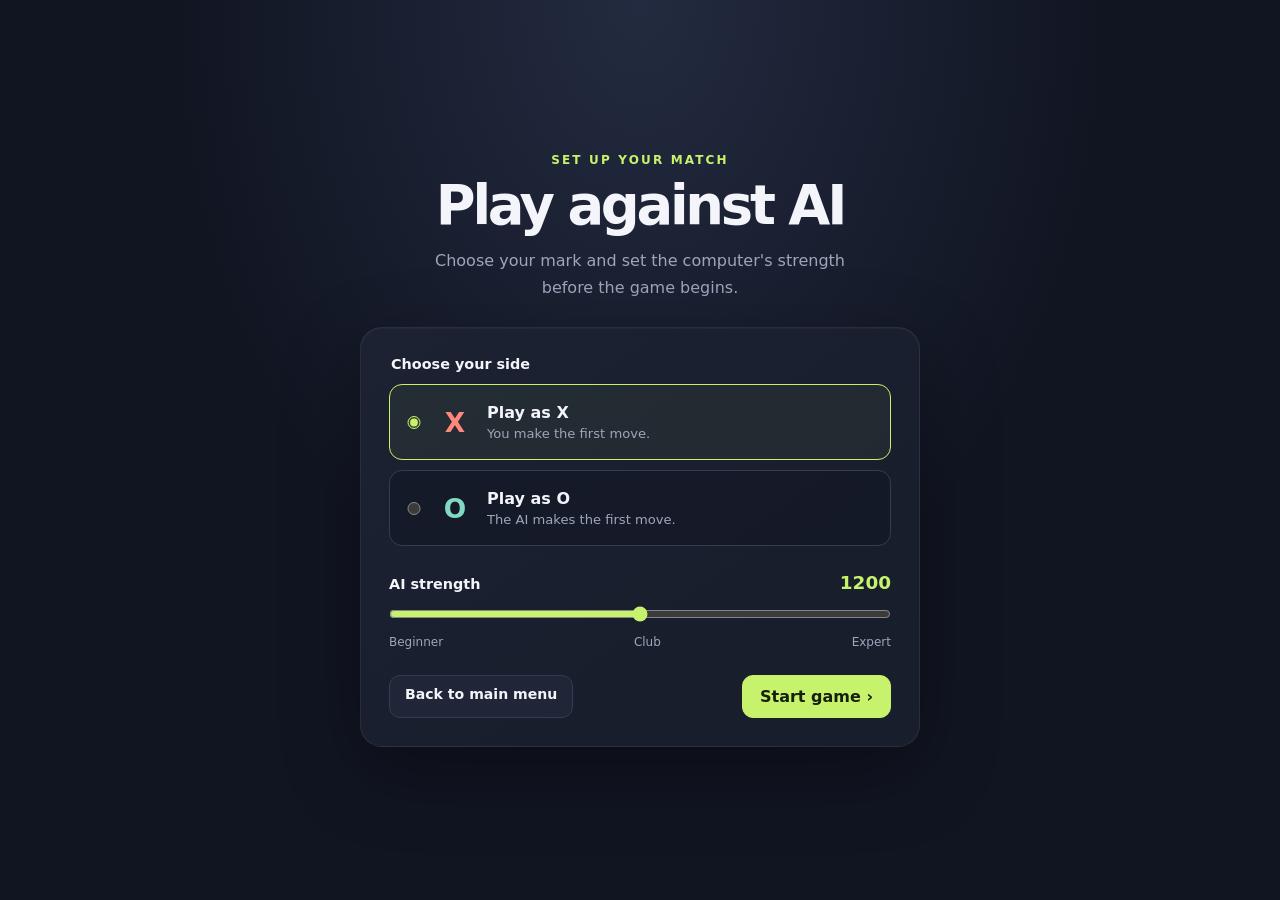
<file: aiSetup.html>
<!DOCTYPE html>
<html lang="en">
<head>
  <meta charset="UTF-8">
  <meta name="viewport" content="width=device-width, initial-scale=1.0">
  <meta name="theme-color" content="#111522">
  <title>AI Match Setup | Ultimate Tic-Tac-Toe</title>
  <link rel="stylesheet" href="menu.css">
  <link rel="stylesheet" href="aiSetup.css">
</head>
<body>
  <main class="setup">
    <header>
      <p class="eyebrow">Set up your match</p>
      <h1>Play against AI</h1>
      <p class="intro">Choose your mark and set the computer's strength before the game begins.</p>
    </header>

    <form id="match-setup" class="setup-card">
      <fieldset class="side-picker">
        <legend>Choose your side</legend>
        <label class="side-option">
          <input type="radio" name="player" value="X" checked>
          <span class="side-mark x-mark">X</span>
          <span class="side-copy">
            <span class="side-title">Play as X</span>
            <span class="side-description">You make the first move.</span>
          </span>
        </label>
        <label class="side-option">
          <input type="radio" name="player" value="O">
          <span class="side-mark o-mark">O</span>
          <span class="side-copy">
            <span class="side-title">Play as O</span>
            <span class="side-description">The AI makes the first move.</span>
          </span>
        </label>
      </fieldset>

      <div class="strength-picker">
        <div class="strength-heading">
          <label for="strength">AI strength</label>
          <output id="strength-value" for="strength">1200</output>
        </div>
        <input id="strength" type="range" min="400" max="2000" step="100" value="1200">
        <div class="strength-scale" aria-hidden="true">
          <span>Beginner</span>
          <span>Club</span>
          <span>Expert</span>
        </div>
      </div>

      <div class="setup-actions">
        <a class="home-link" href="mainMenu.html">Back to main menu</a>
        <button class="start-button" type="submit">Start game <span aria-hidden="true">›</span></button>
      </div>
    </form>
  </main>
  <script src="aiSetup.js" defer></script>
</body>
</html>
</file>
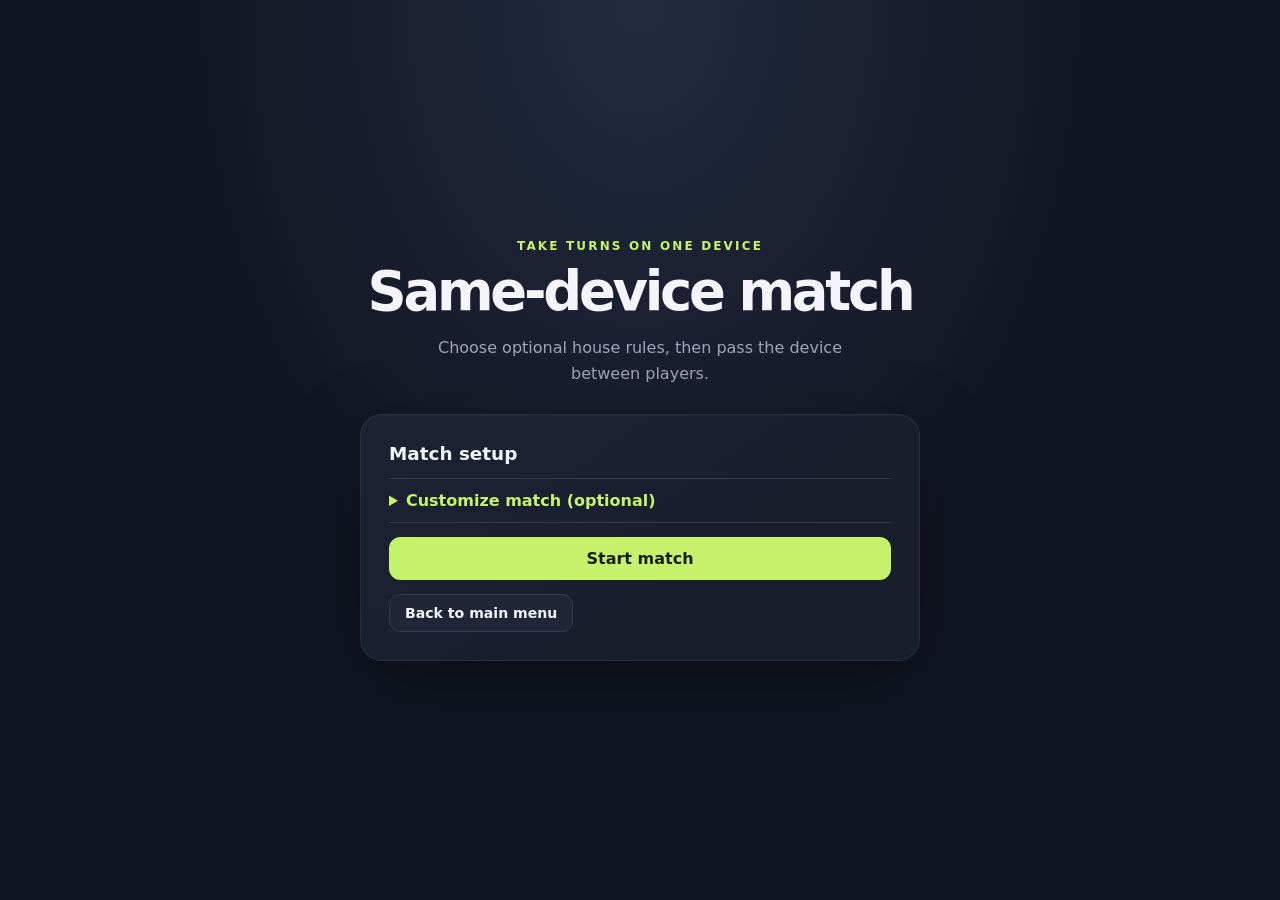
<file: localSetup.html>
<!DOCTYPE html>
<html lang="en">
<head>
  <meta charset="UTF-8">
  <meta name="viewport" content="width=device-width, initial-scale=1.0">
  <meta name="theme-color" content="#111522">
  <title>Same-device play | Ultimate Tic-Tac-Toe</title>
  <link rel="stylesheet" href="menu.css">
  <link rel="stylesheet" href="onlineSetup.css">
</head>
<body>
  <main class="online-setup">
    <header>
      <p class="eyebrow">Take turns on one device</p>
      <h1>Same-device match</h1>
      <p class="intro">Choose optional house rules, then pass the device between players.</p>
    </header>

    <section class="online-card" aria-labelledby="local-match-heading">
      <h2 id="local-match-heading">Match setup</h2>
      <details class="online-custom-settings">
        <summary>Customize match (optional)</summary>
        <label class="custom-rule-picker" for="local-routing">
          Board routing
          <select id="local-routing">
            <option value="normal">Classic: your square sends the next player</option>
            <option value="mirror">Mirrored: send them to the opposite square</option>
            <option value="free">Free choice: either player may pick any open board</option>
            <option value="center">Center: send them to the center board when it is open</option>
            <option value="random">Random: the game picks an open board for the next player</option>
            <option value="same_row">Same row: choose any open board in that row</option>
            <option value="same_column">Same column: choose any open board in that column</option>
            <option value="clockwise">Clockwise: send them to the next open outer board</option>
          </select>
        </label>

        <label class="custom-rule-picker" for="first-player">
          First turn
          <select id="first-player">
            <option value="X">Player 1 (X)</option>
            <option value="O">Player 2 (O)</option>
          </select>
        </label>

        <label class="custom-rule-picker" for="start-board">
          Starting board
          <select id="start-board">
            <option value="-1">Any open board</option>
            <option value="0">Top-left</option>
            <option value="1">Top-middle</option>
            <option value="2">Top-right</option>
            <option value="3">Middle-left</option>
            <option value="4">Center</option>
            <option value="5">Middle-right</option>
            <option value="6">Bottom-left</option>
            <option value="7">Bottom-middle</option>
            <option value="8">Bottom-right</option>
          </select>
        </label>

        <details class="online-custom-settings">
          <summary>Set up a custom board</summary>
          <p class="setup-help">Add X/O starting marks or unavailable squares. Click a square to cycle empty → X → O → unavailable.</p>
          <div id="starting-board" class="challenge-board" aria-label="Starting board editor"></div>
          <button id="clear-starting-board" class="clear-handicap" type="button">Clear starting board</button>
        </details>
      </details>

      <p id="local-error" class="online-error" role="alert" hidden></p>
      <button id="start-local-match" class="start-button" type="button">Start match</button>
      <a class="home-link" href="mainMenu.html">Back to main menu</a>
    </section>
  </main>
  <script src="localSetup.js" defer></script>
</body>
</html>
</file>
<file: menu.css>
:root {
      color-scheme: dark;
      --page: #111522;
      --panel: #191e2d;
      --panel-light: #202638;
      --line: #343c50;
      --text: #f4f5fb;
      --muted: #9da6ba;
      --accent: #c6f36b;
      --x: #ff887d;
      --o: #82d9c3;
    }

    * { box-sizing: border-box; }

    body {
      min-height: 100vh;
      margin: 0;
      padding: 32px 18px;
      display: grid;
      place-items: center;
      background:
        radial-gradient(ellipse at 50% 0%, #232b40 0%, transparent 52%),
        var(--page);
      color: var(--text);
      font-family: Inter, ui-sans-serif, system-ui, -apple-system, BlinkMacSystemFont, "Segoe UI", sans-serif;
    }

    .home {
      width: min(100%, 680px);
      display: grid;
      justify-items: center;
      gap: 30px;
    }

    header { text-align: center; }

    .eyebrow {
      margin: 0 0 12px;
      color: var(--accent);
      font-size: 0.75rem;
      font-weight: 800;
      letter-spacing: 0.18em;
      text-transform: uppercase;
    }

    h1 {
      margin: 0;
      font-size: clamp(2.4rem, 8vw, 4.5rem);
      letter-spacing: -0.065em;
      line-height: 0.98;
    }

    h1 span { color: var(--accent); }

    .intro {
      max-width: 430px;
      margin: 16px auto 0;
      color: var(--muted);
      font-size: 1rem;
      line-height: 1.65;
    }

    .menu {
      width: 100%;
      display: grid;
      gap: 12px;
    }

    .player-card {
      width: 100%;
      padding: 18px 20px;
      display: grid;
      gap: 10px;
      border: 1px solid #c6f36b40;
      border-radius: 17px;
      background: linear-gradient(120deg, #1c2232, var(--panel));
    }

    .player-summary { display: flex; align-items: center; justify-content: space-between; gap: 16px; }
    .player-kicker { margin: 0 0 4px; color: var(--muted); font-size: 0.72rem; font-weight: 750; letter-spacing: 0.1em; text-transform: uppercase; }
    .player-summary h2 { margin: 0; font-size: 1rem; }
    .player-summary output { color: var(--accent); font-size: 1.8rem; font-weight: 900; font-variant-numeric: tabular-nums; }
    .player-account-status, .player-record, .account-note { margin: 0; color: var(--muted); font-size: 0.8rem; line-height: 1.5; }
    .account-settings { border-top: 1px solid var(--line); padding-top: 10px; }
    .account-settings summary { cursor: pointer; font-size: 0.84rem; font-weight: 750; }
    .account-settings[open] summary { margin-bottom: 10px; }
    .account-settings form { margin-top: 12px; display: grid; gap: 7px; }
    .account-settings label { font-size: 0.78rem; font-weight: 700; }
    .account-settings input {
      width: 100%;
      padding: 9px 11px;
      border: 1px solid var(--line);
      border-radius: 9px;
      background: #111522;
      color: var(--text);
      font: inherit;
    }
    .account-settings input:focus-visible { outline: 3px solid var(--accent); outline-offset: 3px; }
    .account-actions { display: flex; flex-wrap: wrap; gap: 8px; margin-top: 9px; }
    .account-actions button {
      padding: 9px 11px;
      border: 1px solid var(--line);
      border-radius: 9px;
      background: var(--panel-light);
      color: var(--text);
      font: inherit;
      font-size: 0.78rem;
      font-weight: 700;
      cursor: pointer;
    }
    .account-actions button:hover { border-color: var(--accent); }
    .account-actions button:focus-visible { outline: 3px solid var(--accent); outline-offset: 3px; }
    .account-actions button:disabled { cursor: wait; opacity: 0.65; }
    .account-error { margin: 0; color: #ffb0a8; font-size: 0.82rem; line-height: 1.45; }
    .account-error[hidden] { display: none; }

    .mode {
      width: 100%;
      min-height: 94px;
      padding: 18px 20px;
      display: grid;
      grid-template-columns: 48px 1fr 24px;
      align-items: center;
      gap: 16px;
      border: 1px solid var(--line);
      border-radius: 17px;
      background: linear-gradient(120deg, #1c2232, var(--panel));
      color: var(--text);
      text-align: left;
      text-decoration: none;
      cursor: pointer;
      transition: border-color 150ms ease, transform 150ms ease, background 150ms ease;
    }

    .mode:hover:not(:disabled) {
      transform: translateY(-2px);
      border-color: var(--accent);
      background: linear-gradient(120deg, #242c3d, #1d2434);
    }

    .mode:focus-visible {
      outline: 3px solid var(--accent);
      outline-offset: 3px;
    }

    .icon {
      width: 46px;
      height: 46px;
      display: grid;
      place-items: center;
      border: 1px solid var(--line);
      border-radius: 13px;
      background: var(--panel-light);
      font-size: 1.35rem;
      font-weight: 850;
    }

    .icon.ai { color: var(--accent); }
    .icon.campaign { color: #ffd479; }
    .icon.online { color: var(--o); }
    .icon.local { color: var(--x); }

    .mode-copy { display: grid; gap: 5px; }
    .mode-title { font-size: 1.05rem; font-weight: 750; }
    .mode-description { color: var(--muted); font-size: 0.86rem; line-height: 1.4; }
    .arrow { color: var(--muted); font-size: 1.4rem; }

    .tip {
      margin: -12px 0 0;
      color: var(--muted);
      font-size: 0.85rem;
      text-align: center;
    }

    .home-link {
      display: inline-block;
      padding: 10px 15px;
      border: 1px solid var(--line);
      border-radius: 11px;
      background: var(--panel-light);
      color: var(--text);
      font-size: 0.88rem;
      font-weight: 700;
      text-decoration: none;
      transition: border-color 150ms ease, transform 150ms ease;
    }

    .home-link:hover { border-color: var(--accent); transform: translateY(-1px); }
    .home-link:focus-visible { outline: 3px solid var(--accent); outline-offset: 3px; }

    @media (max-width: 480px) {
      .home { gap: 24px; }
      .mode { min-height: 86px; padding: 14px; grid-template-columns: 42px 1fr 18px; gap: 12px; }
      .icon { width: 42px; height: 42px; }
      .mode-title { font-size: 0.98rem; }
      .mode-description { font-size: 0.8rem; }
    }

    @media (prefers-reduced-motion: reduce) {
      *, *::before, *::after { transition-duration: 0.01ms !important; }
    }
</file>
<file: aiSetup.css>
.setup {
  width: min(100%, 560px);
  display: grid;
  justify-items: center;
  gap: 26px;
}

.setup header { text-align: center; }

.setup h1 {
  margin: 0;
  font-size: clamp(2.2rem, 7vw, 3.4rem);
  letter-spacing: -0.06em;
}

.setup-card {
  width: 100%;
  padding: clamp(18px, 5vw, 28px);
  display: grid;
  gap: 26px;
  border: 1px solid #ffffff12;
  border-radius: 22px;
  background: linear-gradient(145deg, #1c2232, var(--panel) 70%);
  box-shadow: 0 24px 80px #0005, inset 0 1px #ffffff08;
}

.side-picker {
  min-width: 0;
  margin: 0;
  padding: 0;
  display: grid;
  gap: 10px;
  border: 0;
}

.side-picker legend, .strength-heading label {
  margin-bottom: 12px;
  color: var(--text);
  font-size: 0.9rem;
  font-weight: 750;
}

.side-option {
  min-height: 76px;
  padding: 12px 15px;
  display: grid;
  grid-template-columns: 18px 38px 1fr;
  align-items: center;
  gap: 13px;
  border: 1px solid var(--line);
  border-radius: 13px;
  background: #11152280;
  cursor: pointer;
  transition: border-color 150ms ease, background 150ms ease;
}

.side-option:has(input:checked) {
  border-color: var(--accent);
  background: #c6f36b0d;
}

.side-option input { margin: 0; accent-color: var(--accent); }
.side-option input:focus-visible { outline: 3px solid var(--accent); outline-offset: 3px; }

.side-mark {
  font-size: 1.65rem;
  font-weight: 900;
  text-align: center;
}

.x-mark { color: var(--x); }
.o-mark { color: var(--o); }
.side-copy { display: grid; gap: 4px; }
.side-title { font-weight: 750; }
.side-description { color: var(--muted); font-size: 0.82rem; }

.strength-picker { display: grid; gap: 9px; }

.strength-heading {
  display: flex;
  align-items: baseline;
  justify-content: space-between;
}

.strength-heading label { margin: 0; }
.strength-heading output { color: var(--accent); font-size: 1.15rem; font-weight: 850; }

.strength-picker input {
  width: 100%;
  margin: 4px 0;
  accent-color: var(--accent);
  cursor: pointer;
}

.strength-picker input:focus-visible { outline: 3px solid var(--accent); outline-offset: 4px; }

.strength-scale {
  display: flex;
  justify-content: space-between;
  color: var(--muted);
  font-size: 0.75rem;
}

.strength-picker p {
  margin: 0;
  color: var(--muted);
  font-size: 0.76rem;
  line-height: 1.5;
}

.setup-actions {
  display: flex;
  flex-wrap: wrap;
  justify-content: space-between;
  gap: 10px;
}

.start-button {
  padding: 11px 17px;
  border: 1px solid var(--accent);
  border-radius: 11px;
  background: var(--accent);
  color: #17200c;
  font: inherit;
  font-weight: 800;
  cursor: pointer;
  transition: transform 150ms ease, filter 150ms ease;
}

.start-button:hover { transform: translateY(-1px); filter: brightness(1.05); }
.start-button:focus-visible { outline: 3px solid var(--accent); outline-offset: 4px; }

@media (max-width: 420px) {
  .setup { gap: 20px; }
  .setup-card { gap: 21px; border-radius: 18px; }
  .setup-actions { display: grid; grid-template-columns: 1fr; }
  .setup-actions > * { text-align: center; }
}
</file>
<file: onlineSetup.css>
.online-setup {
  width: min(100%, 560px);
  display: grid;
  justify-items: center;
  gap: 26px;
}

.online-setup header { text-align: center; }

.online-setup h1 {
  margin: 0;
  font-size: clamp(2.2rem, 7vw, 3.4rem);
  letter-spacing: -0.06em;
}

.online-card {
  width: 100%;
  padding: clamp(18px, 5vw, 28px);
  display: grid;
  gap: 14px;
  border: 1px solid #ffffff12;
  border-radius: 22px;
  background: linear-gradient(145deg, #1c2232, var(--panel) 70%);
  box-shadow: 0 24px 80px #0005, inset 0 1px #ffffff08;
}

.online-card h2 { margin: 0; font-size: 1.15rem; }
.online-card > p { margin: 0; color: var(--muted); font-size: 0.88rem; line-height: 1.5; }

.online-card form { display: grid; gap: 8px; }
.online-card label { font-size: 0.86rem; font-weight: 750; }

.join-row {
  display: grid;
  grid-template-columns: 1fr auto;
  gap: 9px;
}

.join-row input {
  min-width: 0;
  padding: 11px 13px;
  border: 1px solid var(--line);
  border-radius: 11px;
  background: #111522;
  color: var(--text);
  font: inherit;
  letter-spacing: 0.1em;
  text-transform: uppercase;
}

.join-row input:focus-visible { outline: 3px solid var(--accent); outline-offset: 3px; }

.start-button {
  padding: 11px 17px;
  border: 1px solid var(--accent);
  border-radius: 11px;
  background: var(--accent);
  color: #17200c;
  font: inherit;
  font-weight: 800;
  cursor: pointer;
}

.start-button:hover { filter: brightness(1.05); }
.start-button:disabled { cursor: wait; opacity: 0.65; }
.divider { display: flex; align-items: center; gap: 10px; color: var(--muted); font-size: 0.75rem; }
.divider::before, .divider::after { height: 1px; flex: 1; background: var(--line); content: ""; }

.online-error {
  padding: 10px 12px;
  border: 1px solid #ff887d66;
  border-radius: 9px;
  background: #ff887d12;
  color: #ffb0a8 !important;
}

.online-progress { min-height: 1.3em; }
.online-card > .home-link { justify-self: start; }

.online-custom-settings {
  display: grid;
  gap: 12px;
  padding: 12px 0;
  border-top: 1px solid var(--line);
  border-bottom: 1px solid var(--line);
}

.online-custom-settings summary {
  color: var(--accent);
  font-weight: 800;
  cursor: pointer;
}

.custom-rule-picker {
  display: grid;
  gap: 7px;
  font-size: 0.86rem;
  font-weight: 750;
}

.custom-rule-picker select {
  width: 100%;
  min-height: 42px;
  padding: 9px 11px;
  border: 1px solid var(--line);
  border-radius: 9px;
  background: #111522;
  color: var(--text);
  font: inherit;
}

.custom-rule-option {
  display: flex;
  align-items: flex-start;
  gap: 10px;
  cursor: pointer;
}

.custom-rule-option input { margin-top: 4px; accent-color: var(--accent); }
.custom-rule-option span { display: grid; gap: 3px; }
.custom-rule-option small { color: var(--muted); font-size: 0.78rem; font-weight: 400; line-height: 1.4; }

.board-editor {
  min-width: 0;
  margin: 0;
  padding: 12px;
  border: 1px solid var(--line);
  border-radius: 12px;
}

.board-editor legend {
  padding: 0 5px;
  color: var(--muted);
  font-size: 0.8rem;
}

.challenge-board {
  width: min(100%, 360px);
  aspect-ratio: 1;
  display: grid;
  grid-template-columns: repeat(3, 1fr);
  gap: 5px;
  margin: 10px auto;
}

.challenge-mini-board {
  min-width: 0;
  display: grid;
  grid-template-columns: repeat(3, 1fr);
  gap: 2px;
  padding: 3px;
  border: 1px solid var(--line);
  border-radius: 5px;
  background: #111522;
}

.challenge-cell {
  min-width: 0;
  padding: 0;
  border: 0;
  border-radius: 2px;
  background: var(--panel-light);
  color: var(--text);
  font-size: clamp(0.65rem, 3.8vw, 1.2rem);
  font-weight: 850;
  cursor: pointer;
}

.challenge-cell.mark-x { color: var(--x); }
.challenge-cell.mark-o { color: var(--o); }
.challenge-cell.rule-blocked { background: #10131d; color: #788096; box-shadow: inset 0 0 0 1px #343b4d; }

.setup-help {
  margin: 0;
  color: var(--muted);
  font-size: 0.8rem;
  line-height: 1.45;
}

.clear-handicap {
  padding: 5px 0;
  border: 0;
  background: none;
  color: var(--accent);
  font: inherit;
  cursor: pointer;
}

@media (max-width: 420px) {
  .online-setup { gap: 20px; }
  .online-card { border-radius: 18px; }
}
</file>
